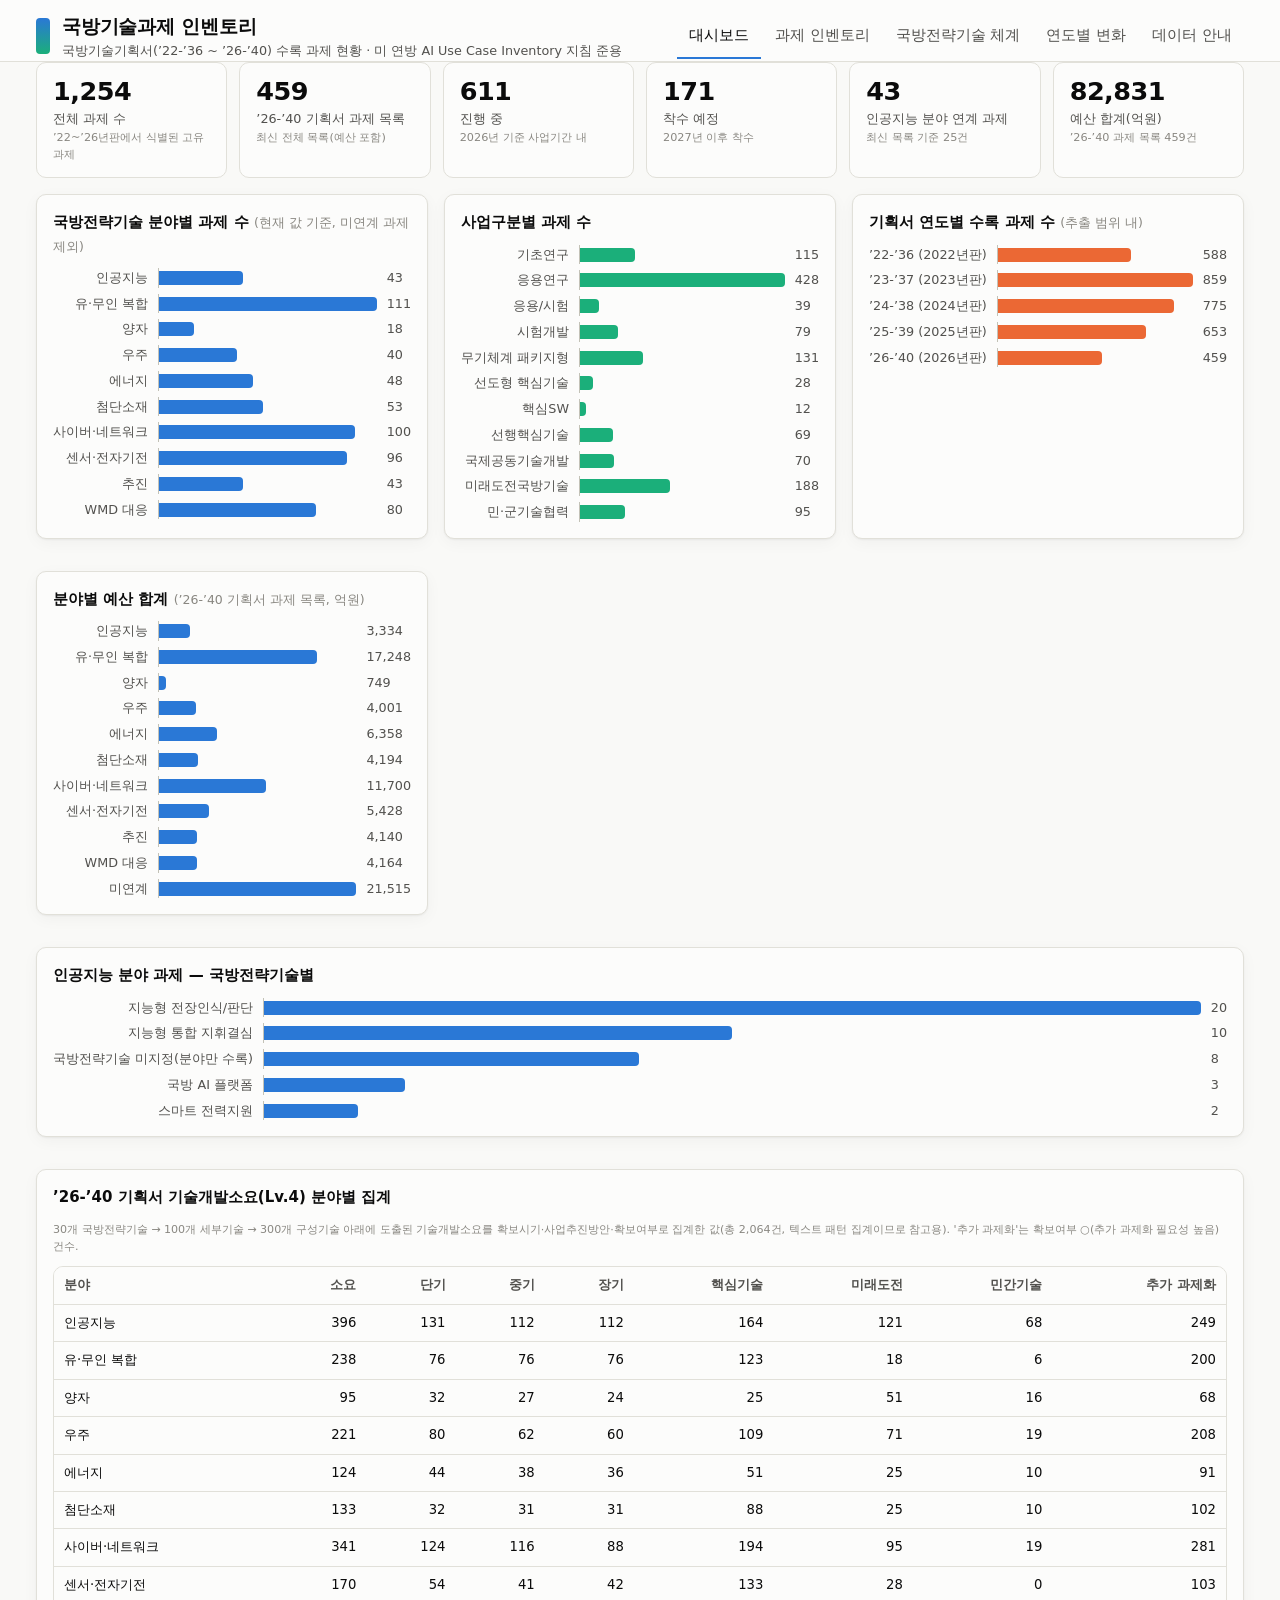
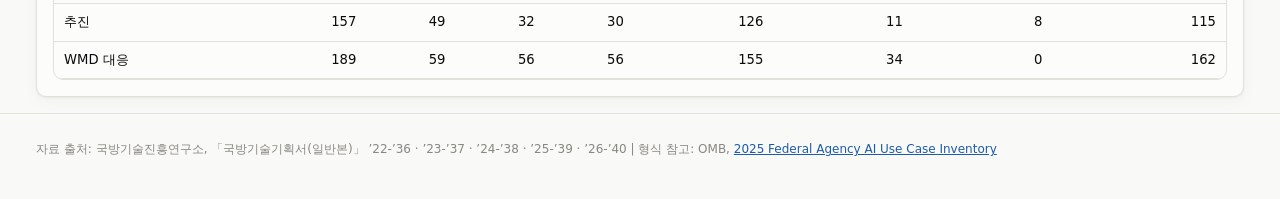
<file: index.html>
<!doctype html>
<html lang="ko">
<head>
<meta charset="utf-8">
<meta name="viewport" content="width=device-width, initial-scale=1">
<title>국방기술과제 인벤토리</title>
<meta name="description" content="국방기술기획서(2022~2026년판)에 수록된 국방기술과제를 미 연방정부 AI Use Case Inventory 지침 형식을 참고해 정리한 인벤토리 사이트">
<link rel="stylesheet" href="assets/style.css">
</head>
<body>
<header class="site-header">
  <div class="wrap">
    <div class="brand">
      <span class="brand-mark" aria-hidden="true"></span>
      <div>
        <h1>국방기술과제 인벤토리</h1>
        <p class="tagline">국방기술기획서(’22-’36 ~ ’26-’40) 수록 과제 현황 · 미 연방 AI Use Case Inventory 지침 준용</p>
      </div>
    </div>
    <nav class="tabs" aria-label="주요 메뉴">
      <a href="#dashboard" data-tab="dashboard">대시보드</a>
      <a href="#inventory" data-tab="inventory">과제 인벤토리</a>
      <a href="#taxonomy" data-tab="taxonomy">국방전략기술 체계</a>
      <a href="#changes" data-tab="changes">연도별 변화</a>
      <a href="#about" data-tab="about">데이터 안내</a>
    </nav>
  </div>
</header>

<main class="wrap">
  <section id="view-dashboard" class="view" hidden>
    <div class="stat-row" id="stat-tiles"></div>
    <div class="grid-2">
      <figure class="card"><figcaption>국방전략기술 분야별 과제 수 <small>(현재 값 기준, 미연계 과제 제외)</small></figcaption><div id="chart-field"></div></figure>
      <figure class="card"><figcaption>사업구분별 과제 수</figcaption><div id="chart-type"></div></figure>
      <figure class="card"><figcaption>기획서 연도별 수록 과제 수 <small>(추출 범위 내)</small></figcaption><div id="chart-edition"></div></figure>
      <figure class="card"><figcaption>분야별 예산 합계 <small id="cap-budget">(최신 기획서 과제 목록, 억원)</small></figcaption><div id="chart-budget"></div></figure>
    </div>
    <div class="grid-2">
      <figure class="card"><figcaption>인공지능 분야 과제 — 국방전략기술별</figcaption><div id="chart-ai"></div></figure>
    </div>
    <div class="card" id="ai-lv4"></div>
  </section>

  <section id="view-inventory" class="view" hidden>
    <div class="filter-row" role="search">
      <input id="q" type="search" placeholder="과제명 · 세부기술 · 핵심기술 검색" aria-label="검색">
      <select id="f-field" aria-label="국방전략기술 분야"><option value="">분야 전체</option></select>
      <select id="f-stech" aria-label="국방전략기술"><option value="">국방전략기술 전체</option></select>
      <select id="f-type" aria-label="사업구분"><option value="">사업구분 전체</option></select>
      <select id="f-status" aria-label="상태"><option value="">상태 전체</option></select>
      <select id="f-edition" aria-label="수록 기획서"><option value="">수록 기획서 전체</option></select>
      <select id="f-ws" aria-label="무기체계 분야"><option value="">무기체계 분야 전체</option></select>
      <label class="chk"><input type="checkbox" id="f-latest"> <span id="f-latest-label">최신 과제 목록 수록만</span></label>
      <button id="f-reset" type="button" class="btn-ghost">초기화</button>
    </div>
    <div class="table-meta">
      <span id="count"></span>
      <span class="dl">다운로드: <a href="data/inventory.csv" download>CSV</a> · <a href="data/inventory.json" download>JSON</a> · <a href="data/taxonomy.json" download>기술체계 JSON</a></span>
    </div>
    <div class="table-wrap">
      <table id="tbl" class="inv">
        <thead><tr>
          <th data-k="inventory_id">ID</th>
          <th data-k="name">과제명</th>
          <th data-k="program_type">사업구분</th>
          <th data-k="start_year">기간</th>
          <th data-k="lead_type">주관</th>
          <th data-k="budget_100m_krw" class="num">예산(억원)</th>
          <th data-k="field">분야 / 국방전략기술</th>
          <th data-k="status">상태</th>
          <th data-k="latest_edition">수록</th>
        </tr></thead>
        <tbody></tbody>
      </table>
    </div>
    <div class="pager"><button id="more" type="button" class="btn">더 보기</button></div>
  </section>

  <section id="view-taxonomy" class="view" hidden>
    <p class="lead">10대 분야 30개 국방전략기술(Level 1) → 세부기술(Level 2) → 구성기술(Level 3) 순으로 ’26-’40 기획서 기술트리를 정리하고, ’25-’39 세부기술 정의와 ’23-’37 국방기술 목록을 덧붙였습니다. 각 세부기술에 연계된 과제를 함께 표시합니다.</p>
    <div id="tax"></div>
    <details class="card legacy"><summary>’22-’36 기획서 체계(8대 분야 99개 국방전략기술 · 핵심기술) 보기</summary><div id="legacy"></div></details>
  </section>

  <section id="view-changes" class="view" hidden>
    <p class="lead">같은 과제가 기획서 연도에 따라 달라진 항목입니다. 과제번호는 매년 다시 매겨지므로 기본적으로 숨기고, 사업기간·사업구분·국방전략기술 분류·과제명 변경만 보여줍니다.</p>
    <div class="filter-row">
      <select id="c-item"><option value="">변경 항목 전체</option><option>사업기간</option><option>사업구분</option><option>국방전략기술</option><option>세부기술</option><option>과제명</option><option value="과제번호">과제번호(연도별 재부여)</option></select>
      <select id="c-field"><option value="">분야 전체</option></select>
      <label class="chk"><input type="checkbox" id="c-dropped"> 최신 과제 목록 미수록 과제만</label>
    </div>
    <div id="changes"></div>
  </section>

  <section id="view-about" class="view" hidden>
    <article class="card prose" id="about"></article>
  </section>
</main>

<div id="modal" class="modal" hidden>
  <div class="modal-box" role="dialog" aria-modal="true" aria-labelledby="m-title">
    <button class="modal-close" id="m-close" aria-label="닫기">×</button>
    <div id="m-body"></div>
  </div>
</div>

<footer class="site-footer"><div class="wrap">
  <p>자료 출처: 국방기술진흥연구소, 「국방기술기획서(일반본)」 ’22-’36 · ’23-’37 · ’24-’38 · ’25-’39 · ’26-’40 | 형식 참고: OMB, <a href="https://github.com/ombegov/2025-Federal-Agency-AI-Use-Case-Inventory" rel="noopener">2025 Federal Agency AI Use Case Inventory</a></p>
</div></footer>
<script src="assets/app.js"></script>
</body>
</html>
</file>
<file: assets/style.css>
:root {
  --bg: #f9f9f7; --surface: #fcfcfb; --ink: #0b0b0b; --ink-2: #52514e; --muted: #898781;
  --line: #e1e0d9; --axis: #c3c2b7; --accent: #2a78d6; --accent-ink: #1c5cab;
  --s1: #2a78d6; --s2: #eb6834; --s3: #1baf7a; --s4: #eda100; --s5: #e87ba4; --s6: #008300; --s7: #6250d6; --s8: #e34948;
  --good: #0ca30c; --warn: #fab219; --serious: #ec835a; --critical: #d03b3b;
  --radius: 10px; --shadow: 0 1px 2px rgba(0,0,0,.05), 0 4px 16px rgba(0,0,0,.04);
}
@media (prefers-color-scheme: dark) {
  :root:not([data-theme="light"]) {
    --bg: #0d0d0d; --surface: #1a1a19; --ink: #f0efec; --ink-2: #c3c2b7; --muted: #898781; --line: #2c2c2a; --axis: #383835;
    --accent: #3987e5; --accent-ink: #86b6ef;
    --s1: #3987e5; --s2: #d95926; --s3: #199e70; --s4: #c98500; --s5: #d55181; --s6: #008300; --s7: #9085e9; --s8: #e66767;
    --shadow: none;
  }
}
:root[data-theme="dark"] {
  --bg: #0d0d0d; --surface: #1a1a19; --ink: #f0efec; --ink-2: #c3c2b7; --muted: #898781; --line: #2c2c2a; --axis: #383835;
  --accent: #3987e5; --accent-ink: #86b6ef;
  --s1: #3987e5; --s2: #d95926; --s3: #199e70; --s4: #c98500; --s5: #d55181; --s6: #008300; --s7: #9085e9; --s8: #e66767;
  --shadow: none;
}
* { box-sizing: border-box; }
html { font-size: 15px; }
body { margin: 0; background: var(--bg); color: var(--ink); font-family: "Pretendard", "Apple SD Gothic Neo", "Noto Sans KR", "Malgun Gothic", system-ui, sans-serif; line-height: 1.55; }
a { color: var(--accent-ink); }
.wrap { max-width: 1240px; margin: 0 auto; padding: 0 16px; }
.site-header { background: var(--surface); border-bottom: 1px solid var(--line); position: sticky; top: 0; z-index: 10; }
.site-header .wrap { display: flex; flex-wrap: wrap; align-items: center; justify-content: space-between; gap: 8px 24px; padding-top: 12px; }
.brand { display: flex; align-items: center; gap: 12px; }
.brand-mark { width: 14px; height: 36px; border-radius: 4px; background: linear-gradient(180deg, var(--s1), var(--s3)); }
.brand h1 { font-size: 1.25rem; margin: 0; letter-spacing: -.01em; }
.tagline { margin: 0; color: var(--ink-2); font-size: .85rem; }
.tabs { display: flex; gap: 2px; overflow-x: auto; }
.tabs a { padding: 10px 12px; text-decoration: none; color: var(--ink-2); border-bottom: 2px solid transparent; white-space: nowrap; font-weight: 500; }
.tabs a.active { color: var(--ink); border-color: var(--accent); }
main { padding: 20px 16px 48px; }
.view[hidden] { display: none; }
.lead { color: var(--ink-2); margin: 0 0 16px; }
.card { background: var(--surface); border: 1px solid var(--line); border-radius: var(--radius); padding: 16px; box-shadow: var(--shadow); margin: 0 0 16px; }
figure.card figcaption { font-weight: 600; margin-bottom: 10px; }
figure.card figcaption small { color: var(--muted); font-weight: 400; }
.grid-2 { display: grid; grid-template-columns: repeat(auto-fit, minmax(320px, 1fr)); gap: 16px; margin-bottom: 16px; }
.stat-row { display: grid; grid-template-columns: repeat(auto-fit, minmax(150px, 1fr)); gap: 12px; margin-bottom: 16px; }
.stat { background: var(--surface); border: 1px solid var(--line); border-radius: var(--radius); padding: 14px 16px; }
.stat .v { font-size: 1.7rem; font-weight: 700; letter-spacing: -.02em; line-height: 1.1; }
.stat .l { color: var(--ink-2); font-size: .85rem; margin-top: 4px; }
.stat .s { color: var(--muted); font-size: .75rem; }
/* bar chart */
.bars { display: grid; grid-template-columns: max-content 1fr max-content; gap: 6px 10px; align-items: center; font-size: .85rem; }
.bars .lbl { color: var(--ink-2); text-align: right; white-space: nowrap; }
.bars .bar { height: 14px; border-radius: 0 4px 4px 0; background: var(--s1); min-width: 2px; transition: width .3s; position: relative; }
.bars .bar.alt { background: var(--s3); }
.bars .bar.warm { background: var(--s2); }
.bars .val { color: var(--ink-2); font-variant-numeric: tabular-nums; }
.bars .track { background: transparent; border-left: 1px solid var(--axis); height: 100%; display: flex; align-items: center; cursor: default; }
.bars .track:hover .bar { filter: brightness(1.1); }
/* filters */
.filter-row { display: flex; flex-wrap: wrap; gap: 8px; align-items: center; margin-bottom: 12px; }
.filter-row input[type=search], .filter-row select { padding: 8px 10px; border: 1px solid var(--line); border-radius: 8px; background: var(--surface); color: var(--ink); font: inherit; }
.filter-row input[type=search] { flex: 1 1 240px; min-width: 200px; }
.chk { display: inline-flex; align-items: center; gap: 6px; color: var(--ink-2); font-size: .9rem; }
.btn, .btn-ghost { padding: 8px 14px; border-radius: 8px; border: 1px solid var(--line); background: var(--surface); color: var(--ink); font: inherit; cursor: pointer; }
.btn { background: var(--accent); color: #fff; border-color: var(--accent); }
.table-meta { display: flex; justify-content: space-between; flex-wrap: wrap; gap: 8px; color: var(--ink-2); font-size: .9rem; margin-bottom: 8px; }
.table-wrap { overflow-x: auto; background: var(--surface); border: 1px solid var(--line); border-radius: var(--radius); }
table.inv { width: 100%; border-collapse: collapse; font-size: .88rem; min-width: 900px; }
table.inv th, table.inv td { padding: 8px 10px; border-bottom: 1px solid var(--line); text-align: left; vertical-align: top; }
table.inv th { position: sticky; top: 0; background: var(--surface); cursor: pointer; user-select: none; color: var(--ink-2); font-weight: 600; white-space: nowrap; }
table.inv th.sorted::after { content: " ▾"; color: var(--accent); }
table.inv th.sorted.asc::after { content: " ▴"; }
table.inv td.num, table.inv th.num { text-align: right; font-variant-numeric: tabular-nums; }
table.inv td:nth-child(1), table.inv td:nth-child(4), table.inv td:nth-child(5) { white-space: nowrap; }
table.inv tbody tr { cursor: pointer; }
table.inv tbody tr:hover { background: color-mix(in srgb, var(--accent) 8%, transparent); }
.name-cell { font-weight: 500; }
.sub-line { color: var(--muted); font-size: .78rem; display: block; }
.pager { text-align: center; margin: 16px 0; }
/* badges */
.badge { display: inline-block; padding: 1px 7px; border-radius: 999px; font-size: .74rem; border: 1px solid var(--line); color: var(--ink-2); background: var(--surface); margin-right: 3px; white-space: nowrap; }
.badge.ed { font-variant-numeric: tabular-nums; }
.badge.ed.on { border-color: var(--accent); color: var(--accent-ink); }
.badge.st-run { border-color: var(--good); color: var(--good); }
.badge.st-end { border-color: var(--muted); color: var(--muted); }
.badge.st-plan { border-color: var(--s7); color: var(--s7); }
.badge.warn { border-color: var(--serious); color: var(--serious); }
.chip { display: inline-block; padding: 2px 8px; margin: 2px 4px 2px 0; border-radius: 6px; background: color-mix(in srgb, var(--accent) 10%, transparent); color: var(--accent-ink); font-size: .8rem; cursor: pointer; border: 0; font-family: inherit; }
/* taxonomy */
.tax-field { margin-bottom: 14px; }
.tax-field > summary { font-size: 1.05rem; font-weight: 700; cursor: pointer; padding: 10px 12px; background: var(--surface); border: 1px solid var(--line); border-radius: var(--radius); }
.tax-field > summary .cnt { color: var(--muted); font-weight: 400; font-size: .85rem; margin-left: 8px; }
.tax-tech { margin: 10px 0 0 8px; padding: 12px 14px; border-left: 3px solid var(--s1); background: var(--surface); border-radius: 0 var(--radius) var(--radius) 0; border-top: 1px solid var(--line); border-right: 1px solid var(--line); border-bottom: 1px solid var(--line); }
.tax-tech h3 { margin: 0 0 4px; font-size: 1rem; }
.tax-tech .desc { color: var(--ink-2); font-size: .88rem; margin: 0 0 8px; }
.src { color: var(--muted); font-size: .74rem; }
.tax-sub { margin: 8px 0 0 6px; padding: 8px 10px; border-left: 2px solid var(--line); }
.tax-sub h4 { margin: 0 0 2px; font-size: .92rem; }
.tax-lv3 { margin: 6px 0 0 10px; padding: 0; list-style: none; font-size: .84rem; }
.tax-lv3 li { margin: 3px 0; color: var(--ink-2); }
.tax-lv3 b { color: var(--ink); font-weight: 600; }
.legacy summary { cursor: pointer; font-weight: 600; }
.legacy .tax-tech { border-left-color: var(--s4); }
/* changes */
.chg { background: var(--surface); border: 1px solid var(--line); border-radius: var(--radius); padding: 12px 14px; margin-bottom: 8px; }
.chg h4 { margin: 0 0 6px; font-size: .95rem; cursor: pointer; }
.chg ul { margin: 0; padding-left: 18px; font-size: .86rem; color: var(--ink-2); }
.chg .before { text-decoration: line-through; color: var(--muted); }
.chg .after { font-weight: 600; color: var(--ink); }
/* modal */
.modal { position: fixed; inset: 0; background: rgba(0,0,0,.45); display: flex; align-items: flex-start; justify-content: center; padding: 40px 12px; overflow: auto; z-index: 50; }
.modal[hidden] { display: none; }
.modal-box { background: var(--surface); border-radius: 14px; max-width: 880px; width: 100%; padding: 22px 24px 26px; position: relative; box-shadow: 0 20px 60px rgba(0,0,0,.3); }
.modal-close { position: absolute; top: 10px; right: 12px; border: 0; background: transparent; font-size: 1.6rem; cursor: pointer; color: var(--ink-2); }
.modal h2 { margin: 0 0 4px; font-size: 1.2rem; padding-right: 32px; }
.modal .kv { display: grid; grid-template-columns: 140px 1fr; gap: 4px 12px; font-size: .9rem; margin: 12px 0; }
.modal .kv dt { color: var(--muted); } .modal .kv dd { margin: 0; }
.modal table { width: 100%; border-collapse: collapse; font-size: .85rem; }
.modal table th, .modal table td { border-bottom: 1px solid var(--line); padding: 6px 8px; text-align: left; vertical-align: top; }
.modal table th { color: var(--ink-2); font-weight: 600; }
.modal h3 { font-size: .95rem; margin: 16px 0 6px; }
/* prose */
.prose h2 { font-size: 1.15rem; margin: 18px 0 8px; }
.prose h3 { font-size: 1rem; margin: 14px 0 6px; }
.prose table { width: 100%; border-collapse: collapse; font-size: .86rem; margin: 8px 0 12px; }
.prose th, .prose td { border-bottom: 1px solid var(--line); padding: 6px 8px; text-align: left; vertical-align: top; }
.prose th { color: var(--ink-2); }
.prose code { background: color-mix(in srgb, var(--ink) 7%, transparent); padding: 1px 5px; border-radius: 4px; font-size: .85em; }
.site-footer { border-top: 1px solid var(--line); color: var(--muted); font-size: .8rem; padding: 14px 0 28px; }
.empty { color: var(--muted); padding: 24px; text-align: center; }
@media (max-width: 640px) {
  .brand h1 { font-size: 1.05rem; } .tagline { display: none; }
  .modal .kv { grid-template-columns: 1fr; }
  html { font-size: 14px; }
}
</file>
